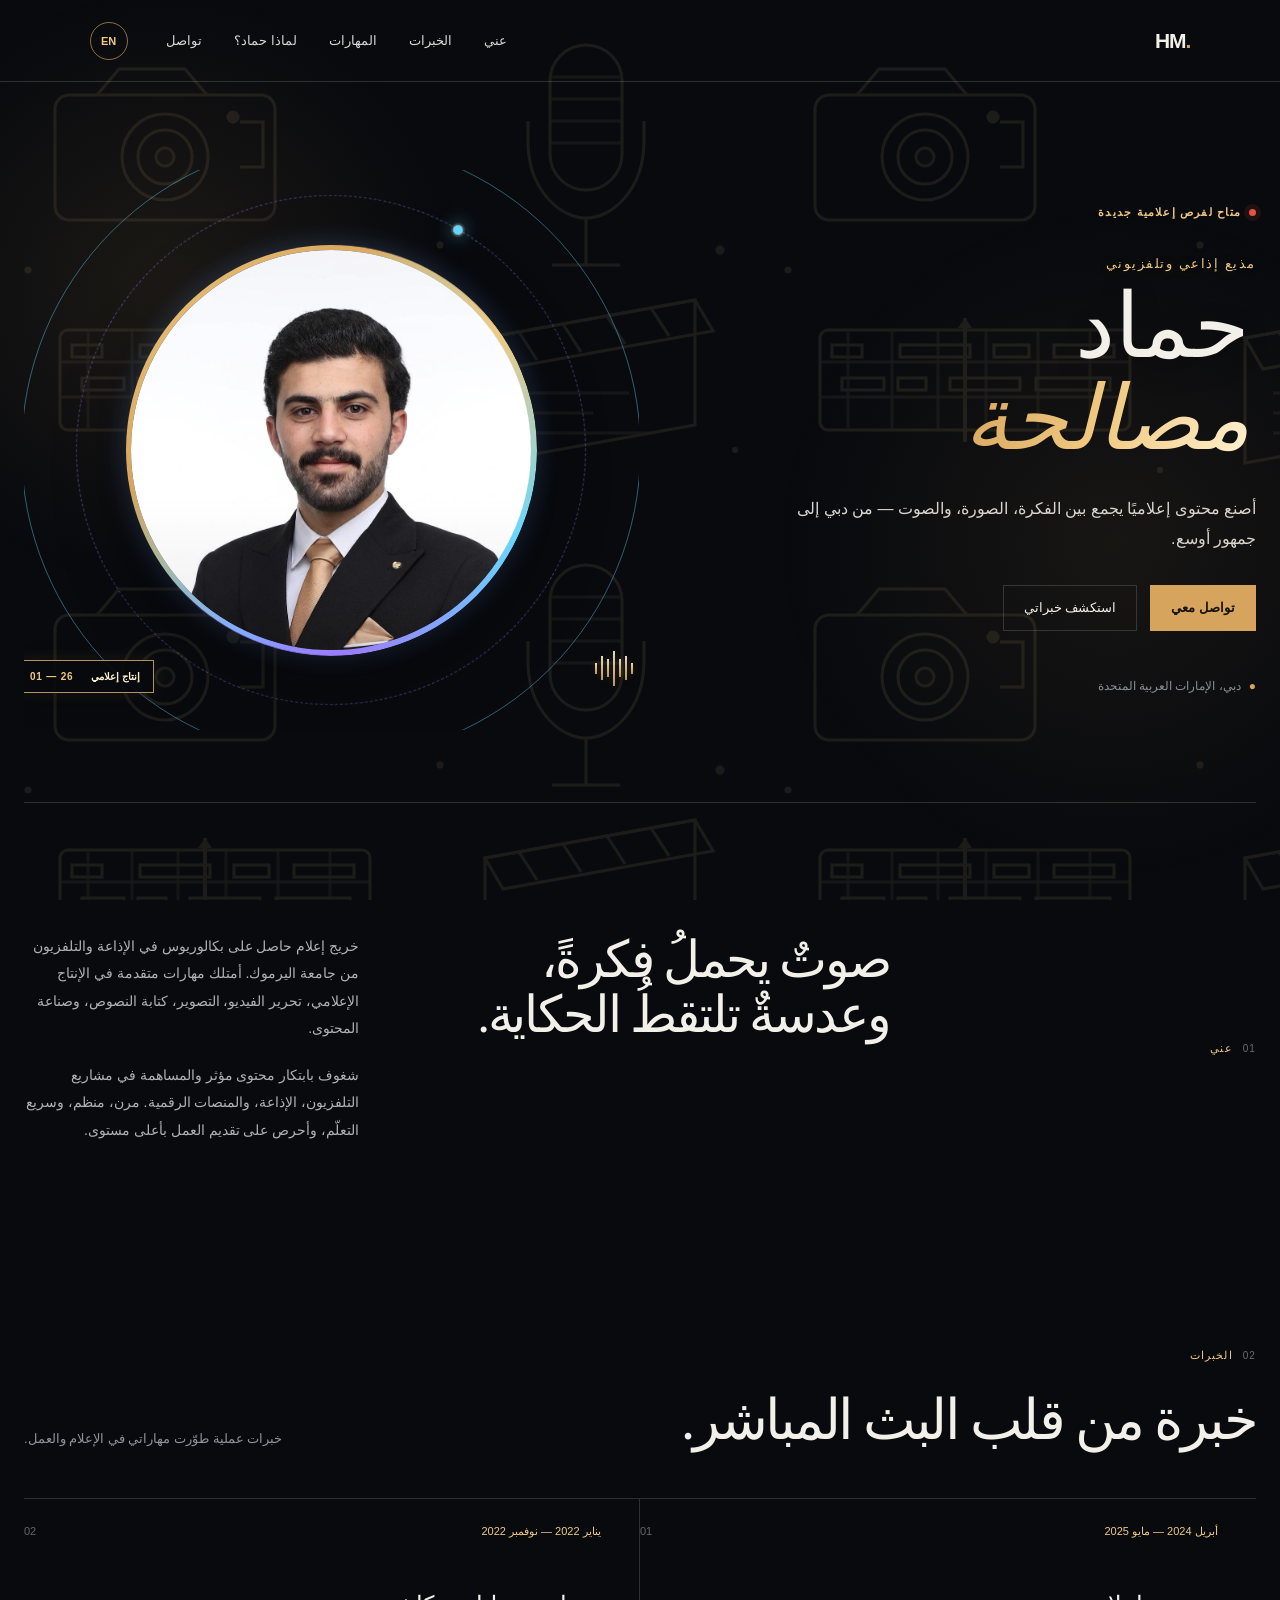
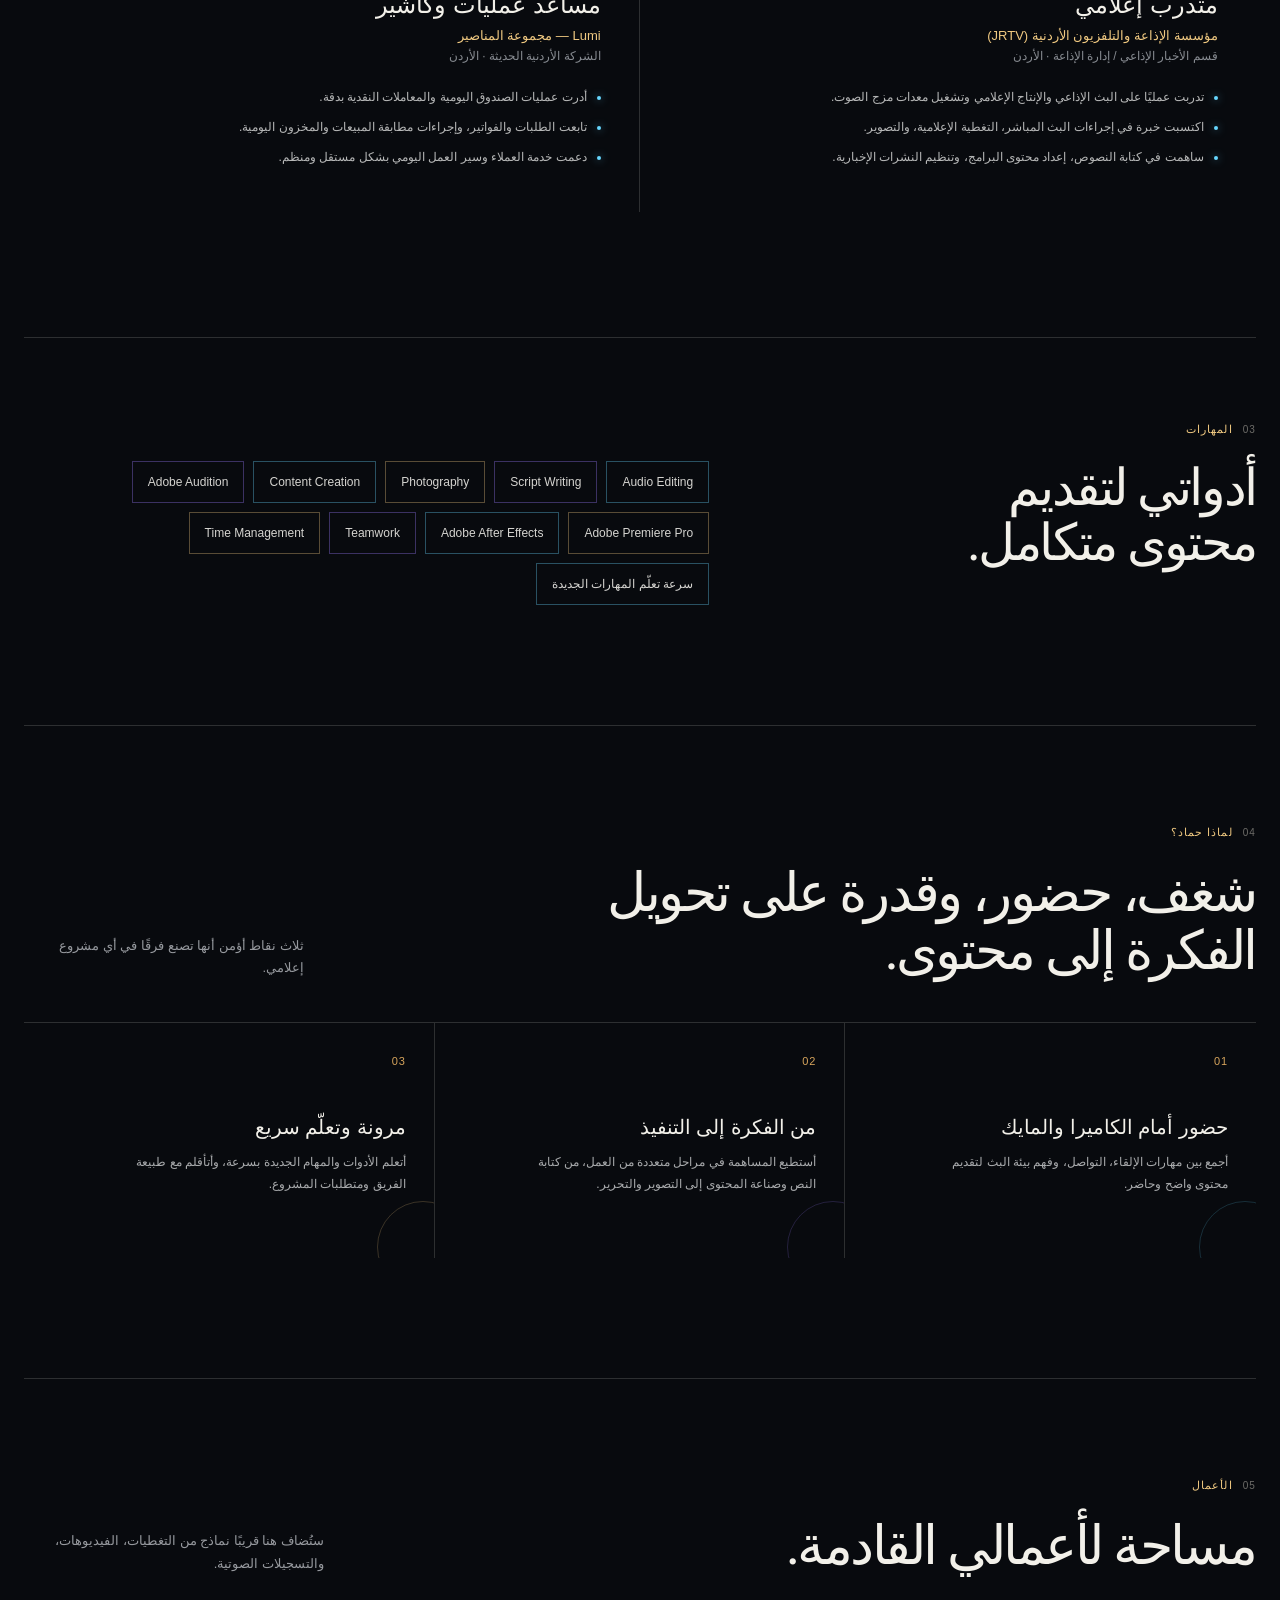
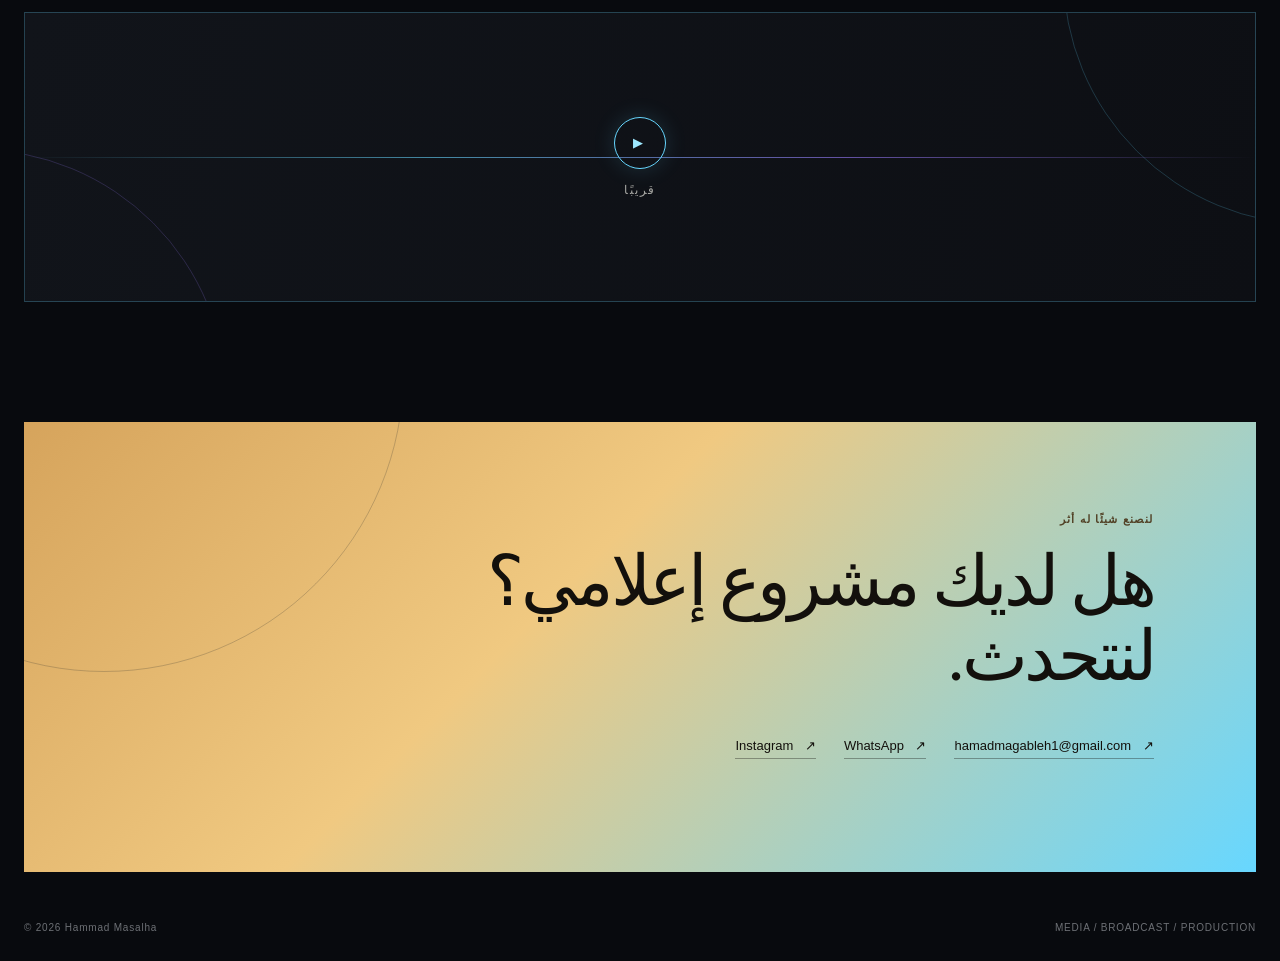
<file: index.html>
<!doctype html>
<html lang="ar" dir="rtl">
  <head>
    <meta charset="UTF-8" />
    <meta name="viewport" content="width=device-width, initial-scale=1.0" />
    <meta name="description" content="Hammad Masalha — Radio & Television Broadcaster and Media Production Professional based in Dubai." />
    <meta name="author" content="Hammad Masalha" />
    <link rel="canonical" href="https://hammad-masalha-site.vercel.app/" />
    <meta property="og:type" content="website" />
    <meta property="og:url" content="https://hammad-masalha-site.vercel.app/" />
    <meta property="og:title" content="Hammad Masalha | Media Portfolio" />
    <meta property="og:description" content="Hammad Masalha — Radio & Television Broadcaster and Media Production Professional based in Dubai." />
    <title>Hammad Masalha</title>
    <script type="application/ld+json">
      {
        "@context": "https://schema.org",
        "@type": "Person",
        "name": "Hammad Masalha",
        "url": "https://hammad-masalha-site.vercel.app/",
        "jobTitle": "Radio & Television Broadcaster",
        "description": "Radio & Television Broadcaster and Media Production Professional based in Dubai.",
        "address": {
          "@type": "PostalAddress",
          "addressLocality": "Dubai",
          "addressCountry": "AE"
        },
        "sameAs": [
          "https://instagram.com/hammad_mgableh"
        ]
      }
    </script>
    <link rel="stylesheet" href="styles.css" />
  </head>
  <body>
    <div class="grain" aria-hidden="true"></div>
    <header class="site-header">
      <a class="brand" href="#top" aria-label="Hammad Masalha home">HM<span>.</span></a>
      <nav aria-label="التنقل الرئيسي">
        <a href="#about" data-ar="عني" data-en="About">عني</a>
        <a href="#experience" data-ar="الخبرات" data-en="Experience">الخبرات</a>
        <a href="#skills" data-ar="المهارات" data-en="Skills">المهارات</a>
        <a href="#why" data-ar="لماذا حماد؟" data-en="Why Hammad?">لماذا حماد؟</a>
        <a href="#contact" data-ar="تواصل" data-en="Contact">تواصل</a>
      </nav>
      <button class="language-toggle" type="button" aria-label="Switch to English">EN</button>
    </header>
    <main id="top">
      <section class="hero section-shell">
        <div class="hero-copy reveal">
          <div class="eyebrow"><span class="live-dot"></span><span data-ar="متاح لفرص إعلامية جديدة" data-en="Open to new media opportunities">متاح لفرص إعلامية جديدة</span></div>
          <p class="hero-kicker" data-ar="مذيع إذاعي وتلفزيوني" data-en="Radio & Television Broadcaster">مذيع إذاعي وتلفزيوني</p>
          <h1 data-ar="حماد<br /><em>مصالحة</em>" data-en="HAMMAD<br /><em>MASALHA</em>">HAMMAD<br /><em>MASALHA</em></h1>
          <p class="hero-summary" data-ar="أصنع محتوى إعلاميًا يجمع بين الفكرة، الصورة، والصوت — من دبي إلى جمهور أوسع." data-en="I create media content where story, image, and sound come together — from Dubai to a wider audience.">أصنع محتوى إعلاميًا يجمع بين الفكرة، الصورة، والصوت — من دبي إلى جمهور أوسع.</p>
          <div class="hero-actions">
            <a class="button button-primary" href="#contact" data-ar="تواصل معي" data-en="Get in touch">تواصل معي <span aria-hidden="true">↗</span></a>
            <a class="button button-quiet" href="#experience" data-ar="استكشف خبراتي" data-en="Explore my experience">استكشف خبراتي</a>
          </div>
          <div class="location"><span class="location-pin">●</span> <span data-ar="دبي، الإمارات العربية المتحدة" data-en="Dubai, United Arab Emirates">دبي، الإمارات العربية المتحدة</span></div>
        </div>
        <div class="portrait-wrap reveal">
          <div class="portrait-frame"><img src="hammad-masalah.jpg" alt="Hammad Masalha" /></div>
          <div class="orbit orbit-one"></div><div class="orbit orbit-two"></div>
          <div class="portrait-label"><span data-ar="إنتاج إعلامي" data-en="Media Production">إنتاج إعلامي</span><strong>01 — 26</strong></div>
          <div class="audio-lines" aria-hidden="true"><i></i><i></i><i></i><i></i><i></i><i></i><i></i></div>
        </div>
      </section>
      <section id="about" class="about section-shell">
        <div class="section-label"><span>01</span><span data-ar="عني" data-en="About me">عني</span></div>
        <div class="about-content">
          <h2 data-ar="صوتٌ يحملُ فكرةً، وعدسةٌ تلتقطُ الحكاية." data-en="A voice with an idea, and a lens that captures the story.">صوتٌ يحملُ فكرةً، وعدسةٌ تلتقطُ الحكاية.</h2>
          <div class="about-text">
            <p data-ar="خريج إعلام حاصل على بكالوريوس في الإذاعة والتلفزيون من جامعة اليرموك. أمتلك مهارات متقدمة في الإنتاج الإعلامي، تحرير الفيديو، التصوير، كتابة النصوص، وصناعة المحتوى." data-en="A media graduate with a Bachelor's degree in Radio and Television from Yarmouk University. I bring advanced skills in media production, video editing, photography, scriptwriting, and content creation.">خريج إعلام حاصل على بكالوريوس في الإذاعة والتلفزيون من جامعة اليرموك. أمتلك مهارات متقدمة في الإنتاج الإعلامي، تحرير الفيديو، التصوير، كتابة النصوص، وصناعة المحتوى.</p>
            <p data-ar="شغوف بابتكار محتوى مؤثر والمساهمة في مشاريع التلفزيون، الإذاعة، والمنصات الرقمية. مرن، منظم، وسريع التعلّم، وأحرص على تقديم العمل بأعلى مستوى." data-en="I am passionate about creating engaging content and contributing to television, radio, digital media, and creative projects. Flexible, organized, and a fast learner, I am committed to delivering work to the highest standard.">شغوف بابتكار محتوى مؤثر والمساهمة في مشاريع التلفزيون، الإذاعة، والمنصات الرقمية. مرن، منظم، وسريع التعلّم، وأحرص على تقديم العمل بأعلى مستوى.</p>
          </div>
        </div>
      </section>
      <section id="experience" class="experience section-shell">
        <div class="section-label"><span>02</span><span data-ar="الخبرات" data-en="Experience">الخبرات</span></div>
        <div class="experience-heading"><h2 data-ar="خبرة من قلب البث المباشر." data-en="Experience from the heart of live broadcasting.">خبرة من قلب البث المباشر.</h2><p data-ar="خبرات عملية طوّرت مهاراتي في الإعلام والعمل." data-en="Practical experience that strengthened my media and professional skills.">خبرات عملية طوّرت مهاراتي في الإعلام والعمل.</p></div>
        <div class="timeline">
          <article class="experience-card"><div class="card-top"><span class="period" data-ar="أبريل 2024 — مايو 2025" data-en="Apr 2024 — May 2025">أبريل 2024 — مايو 2025</span><span class="number">01</span></div><h3 data-ar="متدرب إعلامي" data-en="Media Intern">متدرب إعلامي</h3><p class="company" data-ar="مؤسسة الإذاعة والتلفزيون الأردنية (JRTV)" data-en="Jordan Radio and Television Corporation (JRTV)">مؤسسة الإذاعة والتلفزيون الأردنية (JRTV)</p><p class="department" data-ar="قسم الأخبار الإذاعي / إدارة الإذاعة · الأردن" data-en="Radio News Department / Radio Management · Jordan">قسم الأخبار الإذاعي / إدارة الإذاعة · الأردن</p><ul><li data-ar="تدربت عمليًا على البث الإذاعي والإنتاج الإعلامي وتشغيل معدات مزج الصوت." data-en="Completed hands-on training in radio broadcasting, media production, and audio-mixing equipment.">تدربت عمليًا على البث الإذاعي والإنتاج الإعلامي وتشغيل معدات مزج الصوت.</li><li data-ar="اكتسبت خبرة في إجراءات البث المباشر، التغطية الإعلامية، والتصوير." data-en="Gained experience in live-broadcast procedures, media coverage, and photography.">اكتسبت خبرة في إجراءات البث المباشر، التغطية الإعلامية، والتصوير.</li><li data-ar="ساهمت في كتابة النصوص، إعداد محتوى البرامج، وتنظيم النشرات الإخبارية." data-en="Contributed to scriptwriting, programme-content preparation, and organizing radio news bulletins.">ساهمت في كتابة النصوص، إعداد محتوى البرامج، وتنظيم النشرات الإخبارية.</li></ul></article>
          <article class="experience-card"><div class="card-top"><span class="period" data-ar="يناير 2022 — نوفمبر 2022" data-en="Jan 2022 — Nov 2022">يناير 2022 — نوفمبر 2022</span><span class="number">02</span></div><h3 data-ar="مساعد عمليات وكاشير" data-en="Cashier & Operations Assistant">مساعد عمليات وكاشير</h3><p class="company" data-ar="Lumi — مجموعة المناصير" data-en="Lumi — Al-Manaseer Group">Lumi — مجموعة المناصير</p><p class="department" data-ar="الشركة الأردنية الحديثة · الأردن" data-en="Jordanian Modern Company · Jordan">الشركة الأردنية الحديثة · الأردن</p><ul><li data-ar="أدرت عمليات الصندوق اليومية والمعاملات النقدية بدقة." data-en="Managed daily cashier operations and cash transactions accurately.">أدرت عمليات الصندوق اليومية والمعاملات النقدية بدقة.</li><li data-ar="تابعت الطلبات والفواتير، وإجراءات مطابقة المبيعات والمخزون اليومية." data-en="Processed orders and invoices, and completed daily sales and inventory reconciliations.">تابعت الطلبات والفواتير، وإجراءات مطابقة المبيعات والمخزون اليومية.</li><li data-ar="دعمت خدمة العملاء وسير العمل اليومي بشكل مستقل ومنظم." data-en="Supported customer service and kept day-to-day operations running smoothly and independently.">دعمت خدمة العملاء وسير العمل اليومي بشكل مستقل ومنظم.</li></ul></article>
        </div>
      </section>
      <section id="skills" class="skills section-shell"><div class="section-label"><span>03</span><span data-ar="المهارات" data-en="Skills">المهارات</span></div><div class="skills-grid"><h2 data-ar="أدواتي لتقديم محتوى متكامل." data-en="My toolkit for complete media stories.">أدواتي لتقديم محتوى متكامل.</h2><div class="skill-list" aria-label="Skills"><span>Audio Editing</span><span>Script Writing</span><span>Photography</span><span>Content Creation</span><span>Adobe Audition</span><span>Adobe Premiere Pro</span><span>Adobe After Effects</span><span>Teamwork</span><span>Time Management</span><span data-ar="سرعة تعلّم المهارات الجديدة" data-en="Fast Learner">سرعة تعلّم المهارات الجديدة</span></div></div></section>
      <section id="why" class="why section-shell"><div class="section-label"><span>04</span><span data-ar="لماذا حماد؟" data-en="Why Hammad?">لماذا حماد؟</span></div><div class="why-heading"><h2 data-ar="شغف، حضور، وقدرة على تحويل الفكرة إلى محتوى." data-en="Passion, presence, and the ability to turn an idea into content.">شغف، حضور، وقدرة على تحويل الفكرة إلى محتوى.</h2><p data-ar="ثلاث نقاط أؤمن أنها تصنع فرقًا في أي مشروع إعلامي." data-en="Three qualities I believe make a difference in any media project.">ثلاث نقاط أؤمن أنها تصنع فرقًا في أي مشروع إعلامي.</p></div><div class="why-grid"><article class="why-card"><span>01</span><h3 data-ar="حضور أمام الكاميرا والمايك" data-en="Confident on camera & microphone">حضور أمام الكاميرا والمايك</h3><p data-ar="أجمع بين مهارات الإلقاء، التواصل، وفهم بيئة البث لتقديم محتوى واضح وحاضر." data-en="I combine presentation, communication, and broadcast awareness to deliver clear and confident content.">أجمع بين مهارات الإلقاء، التواصل، وفهم بيئة البث لتقديم محتوى واضح وحاضر.</p></article><article class="why-card"><span>02</span><h3 data-ar="من الفكرة إلى التنفيذ" data-en="From idea to execution">من الفكرة إلى التنفيذ</h3><p data-ar="أستطيع المساهمة في مراحل متعددة من العمل، من كتابة النص وصناعة المحتوى إلى التصوير والتحرير." data-en="I can contribute across the workflow, from scriptwriting and content creation to photography and editing.">أستطيع المساهمة في مراحل متعددة من العمل، من كتابة النص وصناعة المحتوى إلى التصوير والتحرير.</p></article><article class="why-card"><span>03</span><h3 data-ar="مرونة وتعلّم سريع" data-en="Flexible & fast-learning">مرونة وتعلّم سريع</h3><p data-ar="أتعلم الأدوات والمهام الجديدة بسرعة، وأتأقلم مع طبيعة الفريق ومتطلبات المشروع." data-en="I learn new tools and tasks quickly and adapt to the team and the needs of each project.">أتعلم الأدوات والمهام الجديدة بسرعة، وأتأقلم مع طبيعة الفريق ومتطلبات المشروع.</p></article></div></section>
      <section class="work section-shell"><div class="section-label"><span>05</span><span data-ar="الأعمال" data-en="Work">الأعمال</span></div><div class="work-intro"><h2 data-ar="مساحة لأعمالي القادمة." data-en="A space for my upcoming work.">مساحة لأعمالي القادمة.</h2><p data-ar="ستُضاف هنا قريبًا نماذج من التغطيات، الفيديوهات، والتسجيلات الصوتية." data-en="Selected coverage, video, and audio work will be added here soon.">ستُضاف هنا قريبًا نماذج من التغطيات، الفيديوهات، والتسجيلات الصوتية.</p></div><div class="work-placeholder"><span class="play-icon">▶</span><span data-ar="قريبًا" data-en="Coming soon">قريبًا</span><div class="scan-line"></div></div></section>
      <section id="contact" class="contact section-shell"><div class="contact-glow"></div><p class="eyebrow" data-ar="لنصنع شيئًا له أثر" data-en="Let's create something with impact">لنصنع شيئًا له أثر</p><h2 data-ar="هل لديك مشروع إعلامي؟<br />لنتحدث." data-en="Have a media project?<br />Let's talk.">هل لديك مشروع إعلامي؟<br />لنتحدث.</h2><div class="contact-links"><a href="mailto:hamadmagableh1@gmail.com">hamadmagableh1@gmail.com <span>↗</span></a><a href="https://wa.me/971501027034" target="_blank" rel="noreferrer">WhatsApp <span>↗</span></a><a href="https://instagram.com/hammad_mgableh" target="_blank" rel="noreferrer">Instagram <span>↗</span></a></div></section>
    </main>
    <footer><span>© <span id="year"></span> Hammad Masalha</span><span>MEDIA / BROADCAST / PRODUCTION</span></footer>
    <script src="app.js"></script>
  </body>
</html>
</file>
<file: styles.css>
:root {
  --ink: #080a0e;
  --ink-soft: #10131a;
  --paper: #f2f0e9;
  --muted: #a6a9ad;
  --line: rgba(242, 240, 233, 0.16);
  --gold: #d6a45c;
  --gold-light: #f0c981;
  --sans: Arial, Tahoma, "Segoe UI", sans-serif;
  --display: Georgia, "Times New Roman", serif;
}

* { box-sizing: border-box; }
html { scroll-behavior: smooth; }
body { margin: 0; background: var(--ink); color: var(--paper); font-family: var(--sans); overflow-x: hidden; }
body[dir="ltr"] { font-family: Arial, "Segoe UI", sans-serif; }
a { color: inherit; text-decoration: none; }
.grain { position: fixed; inset: 0; pointer-events: none; z-index: 10; opacity: .055; background-image: url("data:image/svg+xml,%3Csvg viewBox='0 0 180 180' xmlns='http://www.w3.org/2000/svg'%3E%3Cfilter id='n'%3E%3CfeTurbulence type='fractalNoise' baseFrequency='.9' numOctaves='4' stitchTiles='stitch'/%3E%3C/filter%3E%3Crect width='100%25' height='100%25' filter='url(%23n)' opacity='.75'/%3E%3C/svg%3E"); }
.site-header { min-height: 82px; padding: 0 clamp(24px, 7vw, 110px); border-bottom: 1px solid var(--line); display: flex; align-items: center; justify-content: space-between; position: relative; z-index: 2; }
.brand { font-size: 21px; line-height: 1; font-weight: 800; letter-spacing: -1px; direction: ltr; }
.brand span { color: var(--gold); }
nav { display: flex; align-items: center; gap: clamp(16px, 2.5vw, 38px); margin-inline-start: auto; margin-inline-end: clamp(16px, 3vw, 42px); }
nav a { color: #d8d8d6; font-size: 13px; transition: color .2s; } nav a:hover { color: var(--gold-light); }
.language-toggle { border: 1px solid rgba(214, 164, 92, .65); background: transparent; color: var(--gold-light); cursor: pointer; border-radius: 50%; width: 38px; height: 38px; font-size: 11px; font-weight: 700; transition: background .2s, color .2s; }
.language-toggle:hover { background: var(--gold); color: var(--ink); }
.section-shell { width: min(1240px, calc(100% - 48px)); margin-inline: auto; }
.hero { min-height: 720px; display: grid; grid-template-columns: .96fr 1.04fr; align-items: center; gap: 50px; padding-block: 70px 55px; position: relative; }
.hero-copy { position: relative; z-index: 1; }
.eyebrow { color: var(--gold-light); font-size: 11px; font-weight: 700; letter-spacing: .11em; text-transform: uppercase; display: flex; align-items: center; gap: 8px; }
.live-dot { width: 7px; height: 7px; display: inline-block; background: #e75240; border-radius: 50%; box-shadow: 0 0 0 5px rgba(231,82,64,.1); }
.hero-kicker { margin: 37px 0 10px; color: #b9b6af; font-size: 13px; }
h1 { margin: 0; font-family: var(--display); font-weight: 400; font-size: clamp(58px, 7vw, 102px); line-height: .84; letter-spacing: -.07em; direction: ltr; text-align: start; }
h1 em { color: var(--gold); font-style: italic; font-weight: 400; }
.hero-summary { color: #c4c3bf; line-height: 1.9; max-width: 470px; font-size: 16px; margin: 30px 0; }
.hero-actions { display: flex; flex-wrap: wrap; gap: 13px; }
.button { display: inline-flex; align-items: center; justify-content: center; min-height: 46px; padding: 0 20px; font-size: 13px; gap: 16px; border: 1px solid var(--line); transition: transform .2s, background .2s, color .2s; }
.button:hover { transform: translateY(-2px); }.button-primary { background: var(--gold); border-color: var(--gold); color: #17130d; font-weight: 700; }.button-primary:hover { background: var(--gold-light); }.button-quiet { color: var(--paper); }.button-quiet:hover { background: rgba(255,255,255,.06); }
.location { margin-top: 48px; font-size: 12px; color: #898d92; display: flex; gap: 8px; align-items: center; }.location-pin { color: var(--gold); font-size: 12px; }
.portrait-wrap { min-height: 560px; position: relative; display: grid; place-items: center; }
.portrait-frame { width: min(410px, 75vw); aspect-ratio: 1; position: relative; overflow: hidden; background: #d6d0c7; border-radius: 50%; border: 8px solid rgba(214,164,92,.88); box-shadow: 0 24px 70px rgba(0,0,0,.42), inset 0 0 0 1px rgba(255,255,255,.25); z-index: 1; }
.portrait-frame::after { content: ""; position: absolute; inset: 0; border-radius: inherit; background: linear-gradient(180deg, transparent 62%, rgba(7,8,12,.08)); }.portrait-frame img { width: 100%; height: 100%; object-fit: cover; object-position: center top; display: block; }
.orbit { position: absolute; border: 1px solid rgba(214,164,92,.38); border-radius: 50%; z-index: 0; }.orbit-one { width: 620px; height: 620px; }.orbit-two { width: 510px; height: 510px; border-style: dashed; transform: rotate(30deg); }
.portrait-label { position: absolute; z-index: 2; bottom: 37px; left: -8px; right: auto; color: var(--ink); background: var(--gold); padding: 10px 13px; display: flex; align-items: center; gap: 18px; font-size: 10px; font-weight: 700; }.portrait-label strong { font-size: 10px; letter-spacing: .08em; direction: ltr; }
.audio-lines { position: absolute; right: 6px; left: auto; bottom: 43px; height: 38px; z-index: 2; display: flex; gap: 4px; align-items: center; direction: ltr; }.audio-lines i { display: block; width: 2px; background: var(--gold-light); opacity: .9; }.audio-lines i:nth-child(1), .audio-lines i:nth-child(7) { height: 11px; }.audio-lines i:nth-child(2), .audio-lines i:nth-child(6) { height: 24px; }.audio-lines i:nth-child(3), .audio-lines i:nth-child(5) { height: 18px; }.audio-lines i:nth-child(4) { height: 35px; }
.section-label { display: flex; align-items: center; gap: 10px; color: var(--gold); font-size: 11px; letter-spacing: .1em; text-transform: uppercase; }.section-label span:first-child { color: #6d6c68; font-size: 10px; }
.about { padding-block: 130px; border-top: 1px solid var(--line); display: grid; grid-template-columns: .28fr .72fr; gap: 30px; }.about-content { display: grid; grid-template-columns: 1.15fr .85fr; gap: clamp(35px, 6vw, 96px); }.about h2, .experience h2, .skills h2, .work h2, .why h2, .contact h2 { font-family: var(--display); font-weight: 400; letter-spacing: -.045em; line-height: 1.07; margin: 0; }.about h2 { font-size: clamp(35px, 4vw, 56px); }.about-text { color: #afb1b2; font-size: 14px; line-height: 1.95; }.about-text p { margin: 0 0 20px; }
.experience { padding-block: 55px 125px; }.experience-heading { display: flex; justify-content: space-between; gap: 20px; align-items: end; margin: 28px 0 48px; }.experience h2 { font-size: clamp(37px, 4.4vw, 64px); }.experience-heading p { margin: 0; color: #919398; font-size: 13px; max-width: 260px; line-height: 1.7; }.timeline { display: grid; grid-template-columns: repeat(2, 1fr); border-top: 1px solid var(--line); }.experience-card { padding: 26px clamp(20px, 3vw, 42px) 36px 0; }.experience-card + .experience-card { border-inline-start: 1px solid var(--line); padding-inline-start: clamp(20px, 3vw, 42px); padding-inline-end: 0; }.card-top { display: flex; justify-content: space-between; color: var(--gold-light); font-size: 11px; margin-bottom: 53px; }.number { color: #64666b; direction: ltr; }.experience-card h3 { font-size: 24px; margin: 0 0 9px; font-weight: 500; }.company { margin: 0; font-size: 13px; color: var(--gold-light); }.department { color: #878b91; font-size: 12px; margin: 6px 0 24px; }.experience-card ul { padding: 0; margin: 0; list-style: none; color: #b7b8b8; font-size: 12px; line-height: 1.8; }.experience-card li { position: relative; padding-inline-start: 14px; margin-bottom: 8px; }.experience-card li::before { content: ""; position: absolute; width: 4px; height: 4px; border-radius: 50%; background: var(--gold); top: .76em; inset-inline-start: 0; }
.skills { padding-block: 85px 120px; border-block: 1px solid var(--line); }.skills-grid { display: grid; grid-template-columns: .43fr .57fr; gap: 30px; margin-top: 25px; }.skills h2 { font-size: clamp(36px, 4vw, 54px); max-width: 380px; }.skill-list { display: flex; gap: 9px; flex-wrap: wrap; align-content: start; }.skill-list span { padding: 13px 15px; border: 1px solid rgba(242,240,233,.21); color: #d5d4d0; font-size: 12px; transition: border-color .2s, color .2s, background .2s; }.skill-list span:hover { border-color: var(--gold); color: var(--gold-light); background: rgba(214,164,92,.06); }
.why { padding-block: 100px 120px; border-bottom: 1px solid var(--line); }.why-heading { display: flex; justify-content: space-between; align-items: end; gap: 22px; margin: 26px 0 42px; }.why h2 { font-size: clamp(36px, 4.2vw, 58px); max-width: 720px; }.why-heading p { max-width: 280px; color: #96999e; font-size: 13px; line-height: 1.75; margin: 0; }.why-grid { display: grid; grid-template-columns: repeat(3, 1fr); border-top: 1px solid var(--line); }.why-card { padding: 28px 28px 30px 0; min-height: 235px; }.why-card + .why-card { border-inline-start: 1px solid var(--line); padding-inline-start: 28px; }.why-card > span { color: var(--gold); font-size: 11px; letter-spacing: .08em; }.why-card h3 { margin: 46px 0 12px; font-size: 20px; font-weight: 500; }.why-card p { margin: 0; color: #a9abad; font-size: 12px; line-height: 1.85; max-width: 300px; }
.work { padding-block: 100px 120px; }.work-intro { display: flex; justify-content: space-between; align-items: end; gap: 22px; margin: 26px 0 36px; }.work h2 { font-size: clamp(36px, 4.2vw, 58px); }.work-intro p { max-width: 300px; color: #96999e; font-size: 13px; line-height: 1.75; margin: 0; }.work-placeholder { height: 290px; border: 1px solid var(--line); display: grid; place-content: center; justify-items: center; gap: 14px; position: relative; overflow: hidden; color: #a9a9a5; font-size: 12px; letter-spacing: .12em; text-transform: uppercase; background: linear-gradient(105deg, #11141a, #0d0f14); }.work-placeholder::before, .work-placeholder::after { content: ""; width: 500px; height: 500px; position: absolute; border: 1px solid rgba(214,164,92,.16); border-radius: 50%; }.work-placeholder::before { inset-inline-start: -310px; top: -290px; }.work-placeholder::after { inset-inline-end: -300px; bottom: -350px; }.play-icon { width: 52px; height: 52px; display: grid; place-items: center; border: 1px solid var(--gold); border-radius: 50%; color: var(--gold-light); padding-inline-start: 2px; font-size: 13px; z-index: 1; }.work-placeholder > span:not(.play-icon) { z-index: 1; }.scan-line { position: absolute; width: 100%; height: 1px; background: rgba(214,164,92,.55); top: 50%; opacity: .6; }
.contact { margin-bottom: 50px; min-height: 450px; padding: 80px clamp(28px, 8vw, 115px); background: #d6a45c; color: #13100c; position: relative; overflow: hidden; }.contact-glow { position: absolute; width: 600px; height: 600px; border: 1px solid rgba(0,0,0,.16); border-radius: 50%; inset-inline-end: -220px; top: -350px; }.contact .eyebrow { color: #514025; position: relative; }.contact h2 { font-size: clamp(43px, 5.5vw, 74px); margin: 18px 0 44px; position: relative; }.contact-links { display: flex; flex-wrap: wrap; gap: 11px 28px; position: relative; }.contact-links a { border-bottom: 1px solid rgba(19,16,12,.35); padding-bottom: 5px; font-size: 13px; direction: ltr; }.contact-links a span { margin-inline-start: 8px; }.contact-links a:hover { border-color: #13100c; }
footer { width: min(1240px, calc(100% - 48px)); margin: auto; padding: 0 0 28px; color: #6d7075; font-size: 10px; letter-spacing: .08em; display: flex; justify-content: space-between; direction: ltr; }
.reveal { animation: show .8s both; }.portrait-wrap { animation-delay: .15s; } @keyframes show { from { opacity: 0; transform: translateY(15px); } to { opacity: 1; transform: translateY(0); } }
body[dir="ltr"] h1 { letter-spacing: -.07em; } body[dir="ltr"] .hero-summary, body[dir="ltr"] .about-text, body[dir="ltr"] .experience-card, body[dir="ltr"] .work-intro, body[dir="ltr"] .experience-heading, body[dir="ltr"] .why-heading { direction: ltr; text-align: left; } body[dir="ltr"] .experience-card { padding-right: clamp(20px, 3vw, 42px); padding-left: 0; } body[dir="ltr"] .experience-card + .experience-card { padding-left: clamp(20px, 3vw, 42px); padding-right: 0; } body[dir="ltr"] .experience-card li { padding-left: 14px; } body[dir="ltr"] .experience-card li::before { left: 0; }
@media (max-width: 760px) { .site-header { min-height: 68px; padding-inline: 24px; } nav { display: none; }.hero { min-height: auto; grid-template-columns: 1fr; padding-top: 70px; gap: 30px; }.hero-copy { order: 2; }.portrait-wrap { min-height: 420px; order: 1; }.portrait-frame { width: min(300px, 78vw); }.orbit-one { width: 415px; height: 415px; }.orbit-two { width: 350px; height: 350px; }.hero-summary { font-size: 14px; }.location { margin-top: 30px; }.about { padding-block: 85px; grid-template-columns: 1fr; }.about-content { grid-template-columns: 1fr; gap: 30px; }.experience { padding-block: 45px 90px; }.experience-heading, .work-intro, .why-heading { display: block; }.experience-heading p, .work-intro p, .why-heading p { margin-top: 18px; }.timeline { grid-template-columns: 1fr; }.experience-card { padding: 24px 0 36px; }.experience-card + .experience-card { border-inline-start: 0; border-top: 1px solid var(--line); padding-inline: 0; }.skills { padding-block: 65px 85px; }.skills-grid { grid-template-columns: 1fr; gap: 28px; }.why { padding-block: 75px 90px; }.why-grid { grid-template-columns: 1fr; }.why-card { min-height: auto; padding: 24px 0 30px; }.why-card + .why-card { border-inline-start: 0; border-top: 1px solid var(--line); padding-inline: 0; }.why-card h3 { margin-top: 30px; }.work { padding-block: 75px 90px; }.work-placeholder { height: 240px; } .contact { min-height: 390px; padding: 65px 24px; margin-bottom: 35px; } footer { width: calc(100% - 48px); gap: 20px; flex-direction: column; } }

body::before { content: ""; position: fixed; inset: 0; z-index: -1; pointer-events: none; background-image: url("media-bg.svg"); background-repeat: repeat; background-size: 760px 520px; opacity: .095; mix-blend-mode: screen; }
.hero::before { content: ""; position: absolute; inset: -20% -10%; z-index: -1; pointer-events: none; background: radial-gradient(circle at 18% 35%, rgba(214,164,92,.10), transparent 22%), radial-gradient(circle at 82% 60%, rgba(214,164,92,.08), transparent 25%); }
@media (max-width: 760px) { body::before { background-size: 520px 360px; opacity: .075; } .hero::before { inset: -10% -30%; } }
</file>
